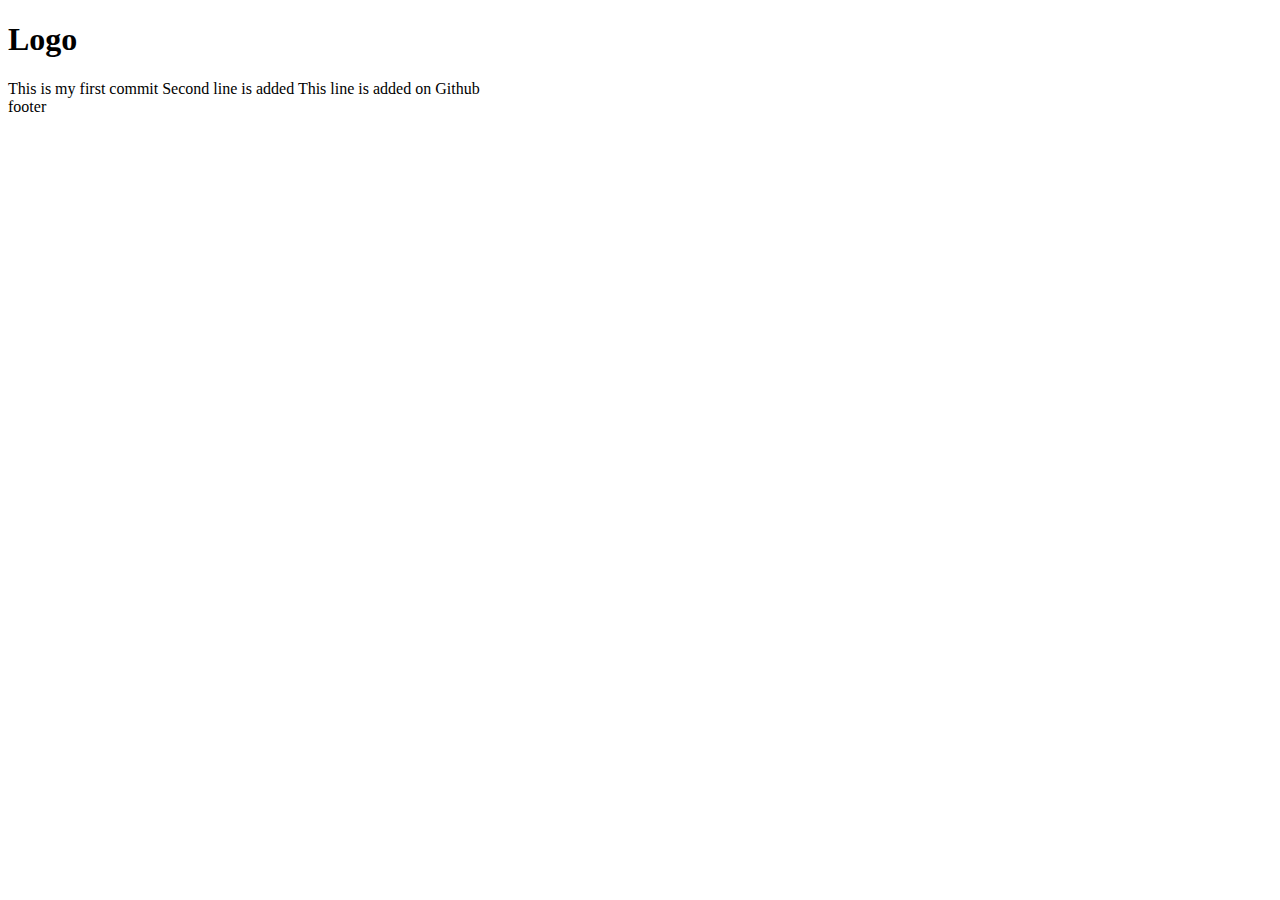
<file: index.html>
<!DOCTYPE html>
<html lang="en">
<head>
    <meta charset="UTF-8">
    <meta name="viewport" content="width" initial-scale=1.0">
    <title>Document</title>
</head>
<body>

  <div class="header">
      <h1>Logo</h1>
  </div>
   
    This is my first commit

    Second line is added
                                                            
    This line is added on Github

    <div class="footer footer2">
        footer
    </div>
    
</body>
</html>
</file>
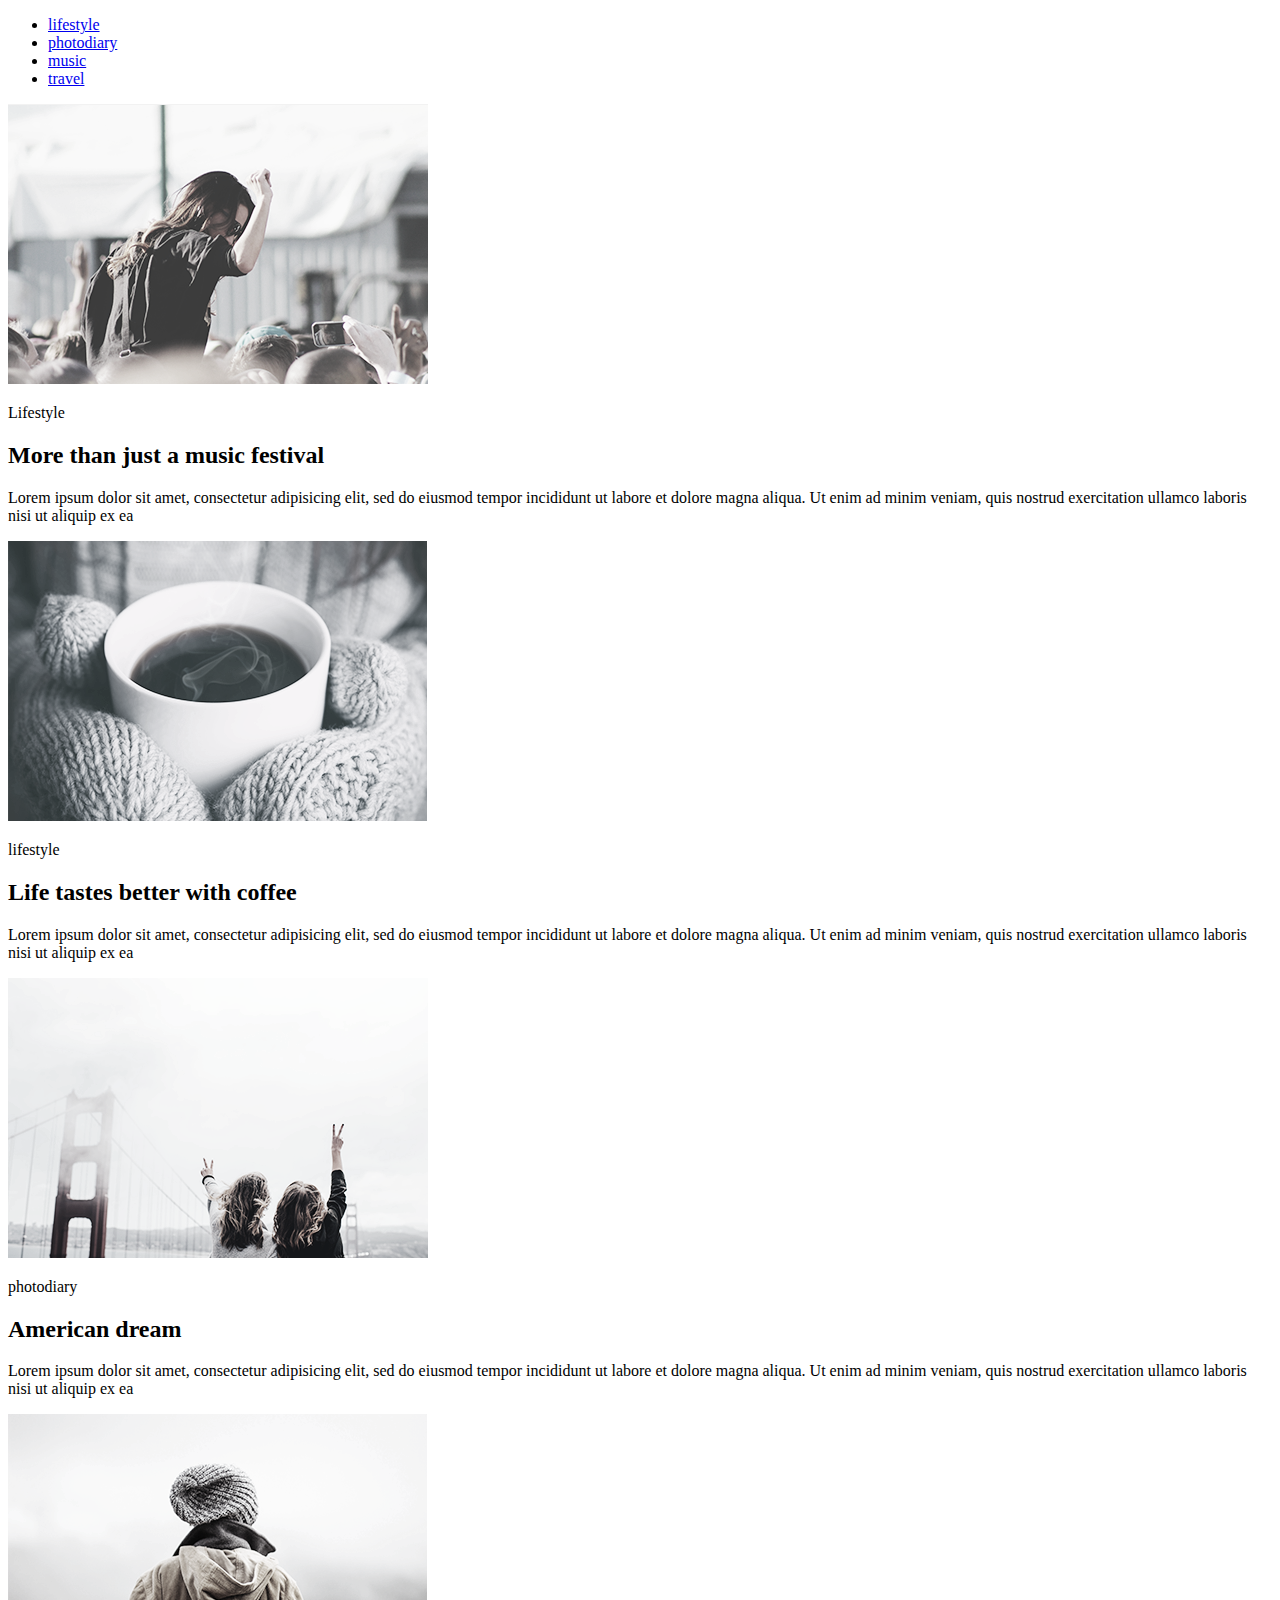
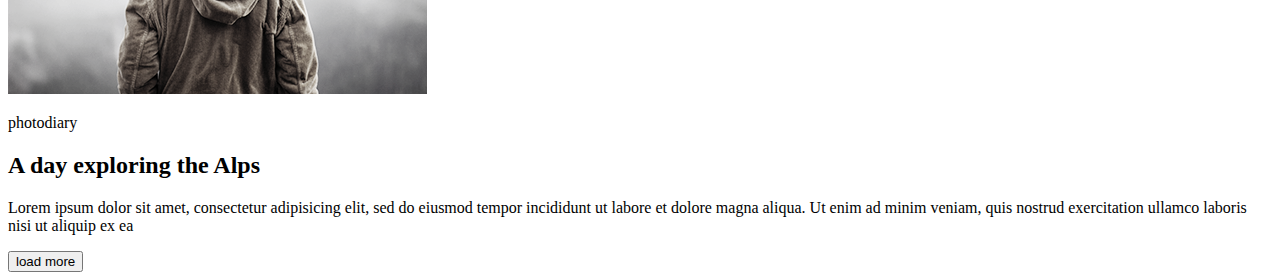
<file: 1_hw/index.html>
<!DOCTYPE html>
<html lang="en">
<head>
    <meta charset="UTF-8">
    <meta name="viewport" content="width=device-width, initial-scale=1.0">
    <title>Document</title>
</head>
<body>
    <header>
        <ul>
            <li><a href="#">lifestyle</a></li>
            <li><a href="#">photodiary</a></li>
            <li><a href="#">music</a></li>
            <li><a href="#">travel</a></li>
        </ul>
    </header>

    <img src="../1_hw/img/1img.png" alt="Lifestyle">

    <p>Lifestyle</p>

    <h2>More than just a music festival </h2>

    <p>Lorem ipsum dolor sit amet, consectetur adipisicing elit, sed do eiusmod tempor incididunt ut labore et dolore magna aliqua. Ut enim ad minim veniam, quis nostrud exercitation ullamco laboris nisi ut aliquip ex ea</p>
    
    <img src="../1_hw/img/2img.png" alt="lifestyle">

    <p>lifestyle</p>

    <h2>Life tastes better with coffee</h2>

    <p>Lorem ipsum dolor sit amet, consectetur adipisicing elit, sed do eiusmod tempor incididunt ut labore et dolore magna aliqua. Ut enim ad minim veniam, quis nostrud exercitation ullamco laboris nisi ut aliquip ex ea</p>
    

    <img src="../1_hw/img/3img.png" alt="photodiary">

    <p>photodiary</p>

    <h2>American dream</h2>

    <p>Lorem ipsum dolor sit amet, consectetur adipisicing elit, sed do eiusmod tempor incididunt ut labore et dolore magna aliqua. Ut enim ad minim veniam, quis nostrud exercitation ullamco laboris nisi ut aliquip ex ea</p>

    <img src="../1_hw/img/4img.png" alt="photodiary">

    <p>photodiary</p>

    <h2>A day exploring the Alps</h2>

    <p>Lorem ipsum dolor sit amet, consectetur adipisicing elit, sed do eiusmod tempor incididunt ut labore et dolore magna aliqua. Ut enim ad minim veniam, quis nostrud exercitation ullamco laboris nisi ut aliquip ex ea</p>
 
    <form action="load more">
        <button type="submit">load more</button>
    </form>   
    
</body>
</html>
</file>
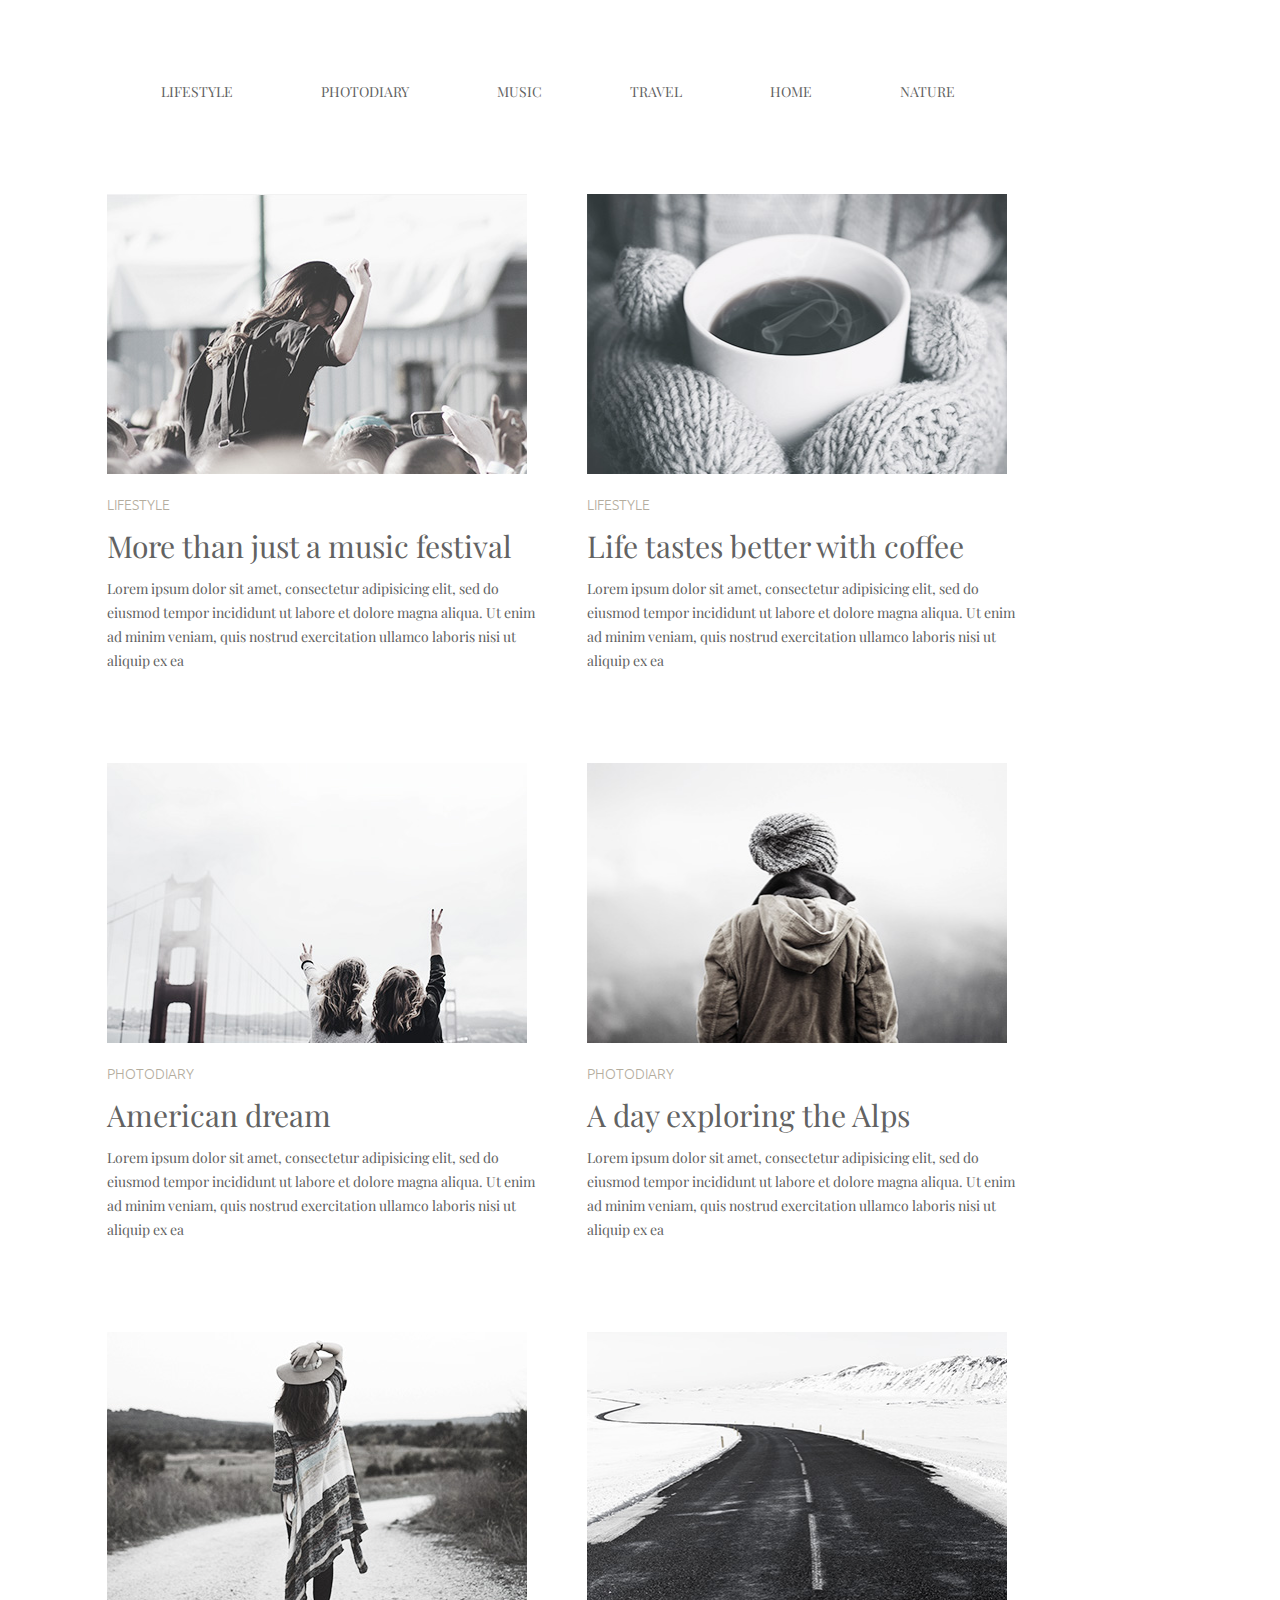
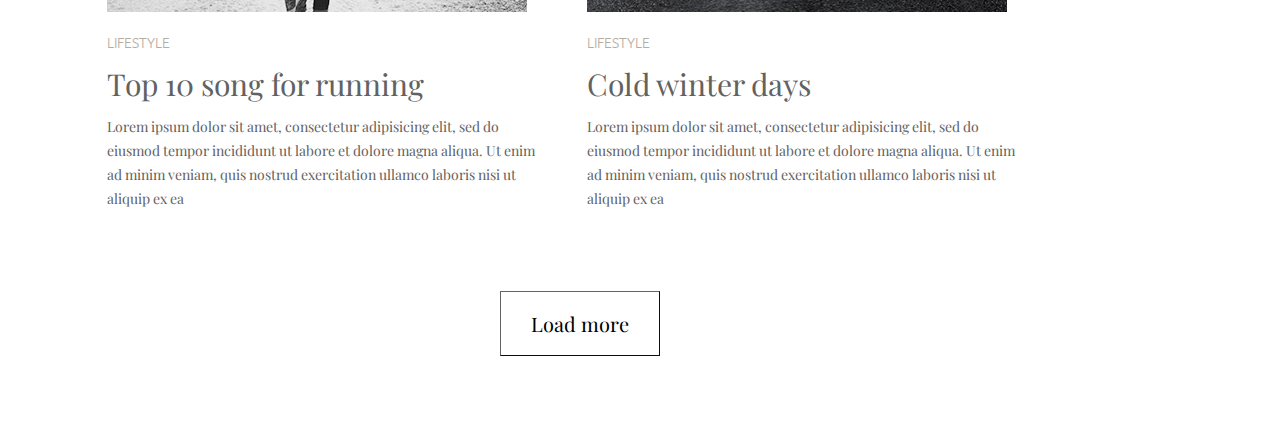
<file: 3_hw/index.html>
<!DOCTYPE html>

<html lang="en">

  <head>
    <meta charset="UTF-8">
    <meta name="viewport" content="width=device-width, initial-scale=1.0">
    <title>Home work 3</title>
    <link rel="stylesheet" href="./css/normalize.css">
    <link href="https://fonts.googleapis.com/css2?family=Playfair+Display:wght@400;400i;600;700&display=swap" rel="stylesheet">
    <link href="https://fonts.googleapis.com/css2?family=Ubuntu:wght@300;400;700&display=swap" rel="stylesheet">
    <link rel="stylesheet" href="./css/style.css">
  </head>
  <body>
     <h1 class="visually-hidden">lifestyle-list</h1>
     <header class="page-header">
        <nav class="main-nav">
          <ul class="main-nav-menu">
              <li class="main-menu-item">
                <a  class="color-overlay" href="#">lifestyle</a>
              </li>
              <li class="main-menu-item">
                <a href="#">photodiary</a>
              </li>
              <li class="main-menu-item">
                <a href="#">music</a>
              </li>
              <li class="main-menu-item">
                <a href="#">travel</a>
              </li>
              <li class="main-menu-item">
                <a href="#">home</a>
              </li>
              <li class="main-menu-item">
                <a href="#">nature</a>
              </li>
          </ul>
        </nav>
     </header>

     <main class="main">
       <article class="content">
         <h2 class="visually-hidden">6 images</h2>
         <img src="img/1img.jpg" alt="Lifestyle" width="420" height="280">
         <p class="text-img">Lifestyle</p>
         <h3 class="main-text">More than just a music festival </h3>
         <p class="text">Lorem ipsum dolor sit amet, consectetur adipisicing elit, sed do eiusmod tempor incididunt ut labore et dolore magna aliqua. Ut enim ad minim veniam, quis nostrud exercitation ullamco laboris nisi ut aliquip ex ea</p>
       </article>
       <article class="content">
         <img src="img/2img.jpg" alt="lifestyle" width="420" height="280">
         <p class="text-img">lifestyle</p>
         <h3 class="main-text">Life tastes better with coffee</h3>
         <p class="text">Lorem ipsum dolor sit amet, consectetur adipisicing elit, sed do eiusmod tempor incididunt ut labore et dolore magna aliqua. Ut enim ad minim veniam, quis nostrud exercitation ullamco laboris nisi ut aliquip ex ea</p>
        </article>
        <article class="content">
          <img src="img/3img.jpg" alt="photodiary" width="420" height="280">
          <p class="text-img">photodiary</p>
          <h3 class="main-text">American dream</h3>
          <p class="text">Lorem ipsum dolor sit amet, consectetur adipisicing elit, sed do eiusmod tempor incididunt ut labore et dolore magna aliqua. Ut enim ad minim veniam, quis nostrud exercitation ullamco laboris nisi ut aliquip ex ea</p>
        </article>
        <article class="content">
          <img src="img/4img.jpg" alt="photodiary" width="420" height="280">
          <p class="text-img">photodiary</p>
          <h3 class="main-text">A day exploring the Alps</h3>
          <p class="text">Lorem ipsum dolor sit amet, consectetur adipisicing elit, sed do eiusmod tempor incididunt ut labore et dolore magna aliqua. Ut enim ad minim veniam, quis nostrud exercitation ullamco laboris nisi ut aliquip ex ea</p>
        </article>
        <article class="content">
          <img src="img/5img.jpg" alt="lifestyle" width="420" height="280">
          <p class="text-img">lifestyle</p>
          <h3 class="main-text">Top 10 song for running</h3>
          <p class="text">Lorem ipsum dolor sit amet, consectetur adipisicing elit, sed do eiusmod tempor incididunt ut labore et dolore magna aliqua. Ut enim ad minim veniam, quis nostrud exercitation ullamco laboris nisi ut aliquip ex ea</p> 
        </article>
        <article class="content">
          <img src="img/6img.jpg" alt="lifestyle" width="420" height="280">
          <p class="text-img">lifestyle</p>
          <h3 class="main-text">Cold winter days</h3>
          <p class="text">Lorem ipsum dolor sit amet, consectetur adipisicing elit, sed do eiusmod tempor incididunt ut labore et dolore magna aliqua. Ut enim ad minim veniam, quis nostrud exercitation ullamco laboris nisi ut aliquip ex ea </p>
        </article>
     </main>

     <footer class="footer">
       <form  class="button-text" action="load more">
       <button class="button-position" type="submit">Load more</button>
       </form>   
     </footer>
   </body>
</html>
</file>
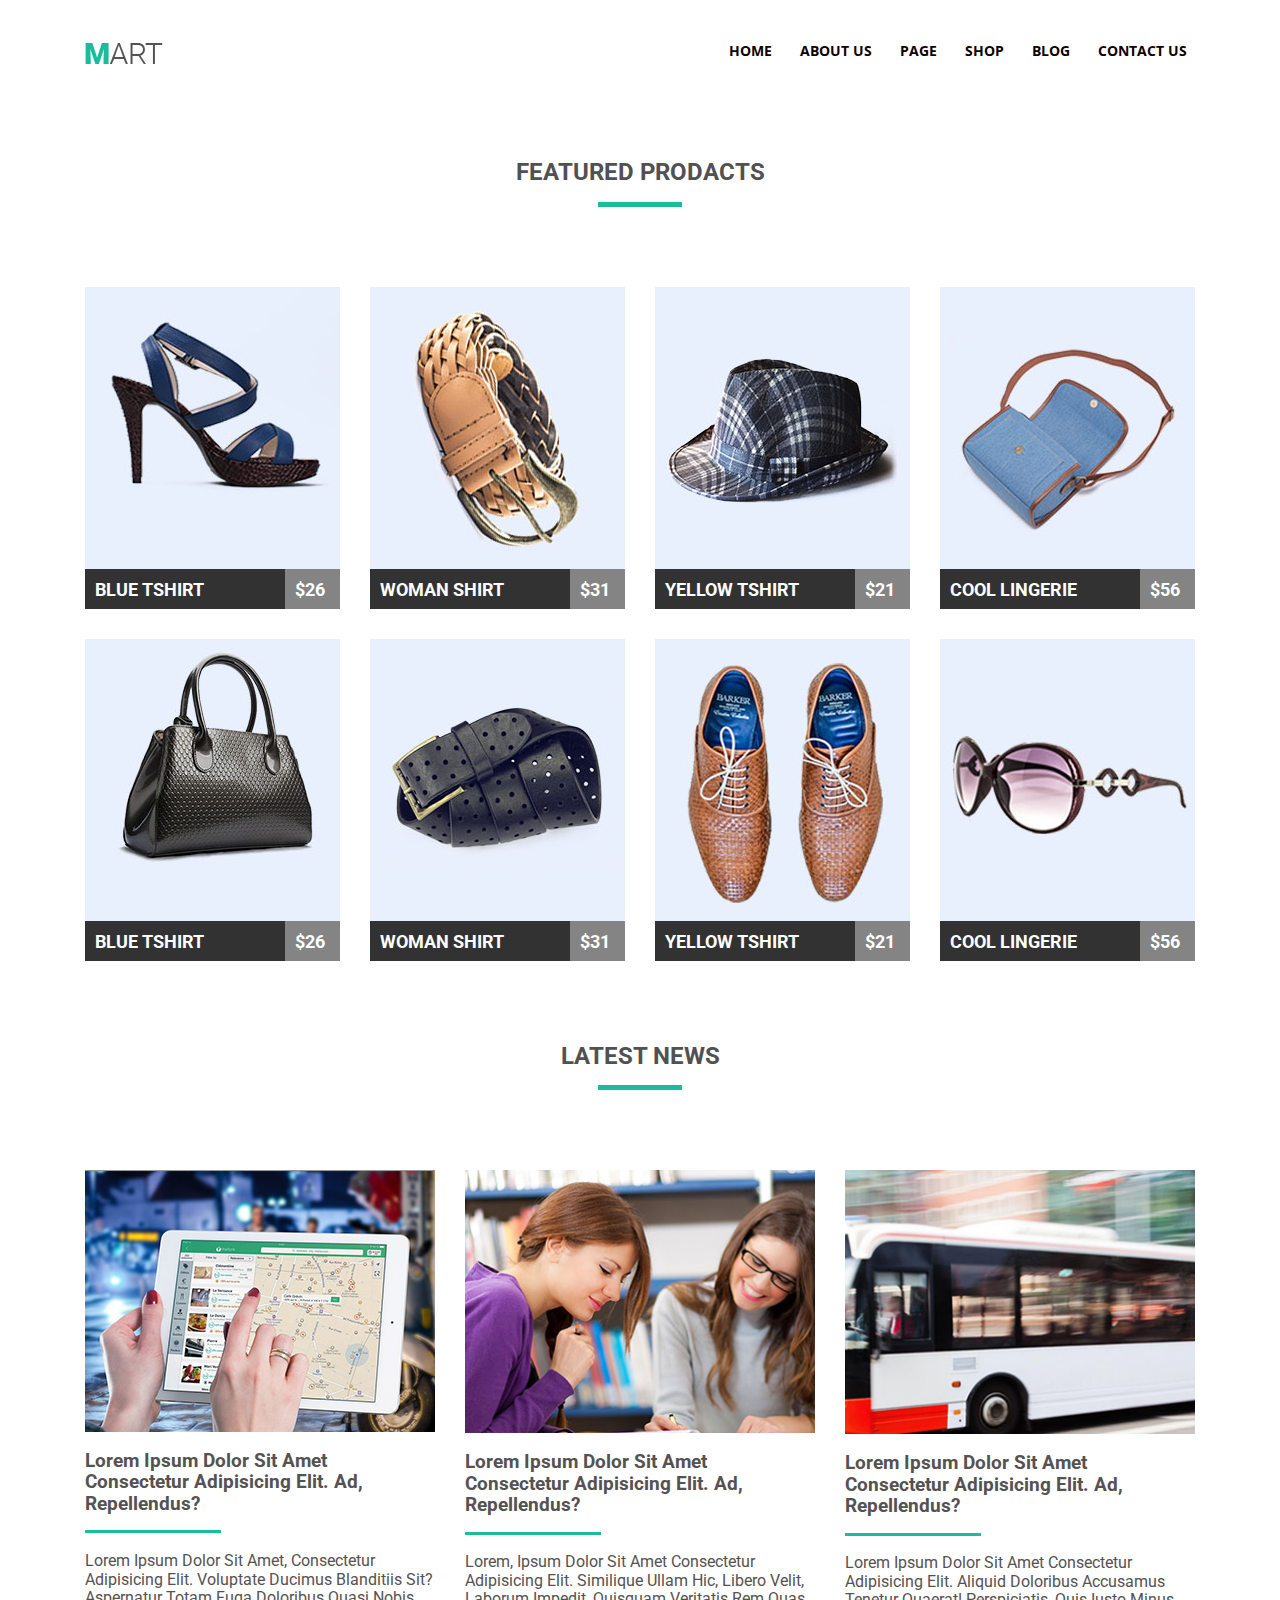
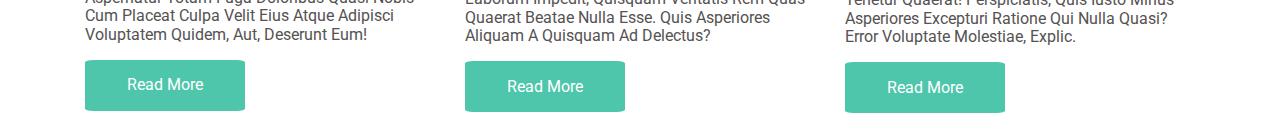
<file: 4_hw/index.html>
<!DOCTYPE html>
<html lang="en">
<head>
    <meta charset="UTF-8">
    <meta name="viewport" content="width=device-width, initial-scale=1.0">
    <title>Home work 4</title>
    <link rel="stylesheet" href="./css/normalize.css">
    <link href="https://fonts.googleapis.com/css2?family=Roboto:wght@300;400;700&display=swap" rel="stylesheet">
    <link href="https://fonts.googleapis.com/css2?family=Open+Sans:wght@400;700&family=Roboto:wght@300;400;700&display=swap" rel="stylesheet">
    <link rel="stylesheet" href="./css/style.css">
</head>
<body>
    <header class="main-header container">
        <nav class="page-nav">
            <a href="#" class="site-logo">
                <img src="./img/logo.png" alt="mart" class="logo-position">
            </a>
          <ul class="site-navigation clearfix">
            <li class="list-item"><a href="#">home</a></li>
            <li class="list-item"><a href="#">about us</a></li>
            <li class="list-item"><a href="#">page</a></li>
            <li class="list-item"><a href="#">shop</a></li>
            <li class="list-item"><a href="#">blog</a></li>
            <li class="list-item"><a href="#">contact us</a></li>
          </ul>
        </nav>
    </header>
    <main class="container main-content">
        <section class="galery">
            <h2 class="heading">featured prodacts</h2>
            <ul class="galery-list clearfix">
              <li class="galery-list-item">
                <a class="galery-list-inf" href="#">
                    <img src="./img/1_galery.jpg" alt="sandals with heels" width="255" height="322">
                    <span class="galery-caption">blue tshirt</span>
                    <span class="galery-price">$26</span>
                </a>
              </li>
              <li class="galery-list-item">
                <a class="galery-list-inf" href="#">
                  <img src="./img/2_galery.jpg" alt="man belt" width="255" height="322">
                  <span class="galery-caption">woman shirt</span>
                  <span class="galery-price">$31</span>
                </a>
              </li>
              <li class="galery-list-item">
                <a class="galery-list-inf" href="#">
                  <img src="./img/3_galery.jpg" alt="a hat" width="255" height="322">
                  <span class="galery-caption">yellow tshirt</span>
                  <span class="galery-price">$21</span>
                </a>
              </li>        
              <li class="galery-list-item">
                <a class="galery-list-inf" href="#"> 
                  <img src="./img/4_galery.jpg" alt="a women clutch" width="255" height="322">
                  <span class="galery-caption">cool lingerie</span>
                  <span class="galery-price">$56</span>
                </a>
              </li>        
              <li class="galery-list-item">
                <a class="galery-list-inf" href="#">   
                  <img src="./img/5_galery.jpg" alt="a bag" width="255" height="322">
                  <span class="galery-caption">blue  tshirt</span>
                  <span class="galery-price">$26</span>
                </a>
              </li> 
              <li class="galery-list-item">
                <a class="galery-list-inf" href="#"> 
                  <img src="./img/6_galery.jpg" alt="woman belt" width="255" height="322">
                  <span class="galery-caption">woman shirt</span>
                  <span class="galery-price">$31</span>
                </a>
              </li>
              <li class="galery-list-item">
                <a class="galery-list-inf" href="#">
                  <img src="./img/7_galery.jpg" alt="male shoes" width="255" height="322">
                  <span class="galery-caption">yellow tshirt</span>
                  <span class="galery-price">$21 </span>
                </a>
              </li>
              <li class="galery-list-item">
                <a class="galery-list-inf" href="#">
                    <img src="./img/8_galery.jpg" alt="glasses for woman" width="255" height="322">
                    <span class="galery-caption">cool lingerie</span>
                    <span class="galery-price">$56</span>
                </a>
              </li>
            </ul>
        </section>
        <section class="content">
            <h2 class="heading">latest news</h2>
            <ul class="galery-list clearfix">
                <li class="content-list-item">
                    <img src="./img/1_article.jpg" alt="read" width="350" height="260">
                    <h3 class="heading-content-list">Lorem ipsum dolor sit amet consectetur adipisicing elit. Ad, repellendus?</h3>
                    <p class="text">Lorem ipsum dolor sit amet, consectetur adipisicing elit. Voluptate ducimus blanditiis sit? Aspernatur totam fuga doloribus quasi nobis cum placeat culpa velit eius atque adipisci voluptatem quidem, aut, deserunt eum!</p>
                    <button class="action" type="submit">Read More</button>
                </li>
                <li class="content-list-item">
                    <img src="./img/2_article.jpg" alt="library" width="350" height="260">
                    <h3 class="heading-content-list">Lorem ipsum dolor sit amet consectetur adipisicing elit. Ad, repellendus?</h3>
                    <p class="text">Lorem, ipsum dolor sit amet consectetur adipisicing elit. Similique ullam hic, libero velit, laborum impedit, quisquam veritatis rem quas quaerat beatae nulla esse. Quis asperiores aliquam a quisquam ad delectus?</p>
                    <button class="action" type="submit">Read More</button>
                </li>
                <li class="content-list-item">
                    <img src="./img/3_article.jpg" alt="white bus" width="350" height="260">
                    <h3 class="heading-content-list">Lorem ipsum dolor sit amet consectetur adipisicing elit. Ad, repellendus?</h3>
                    <p class="text">Lorem ipsum dolor sit amet consectetur adipisicing elit. Aliquid doloribus accusamus tenetur quaerat! Perspiciatis, quis iusto minus asperiores excepturi ratione qui nulla quasi? Error voluptate molestiae, explic.</p>
                    <button class="action" type="submit">Read More</button>
                </li>
            </ul>
        </section>
    </main>
    
</body>
</html>
</file>
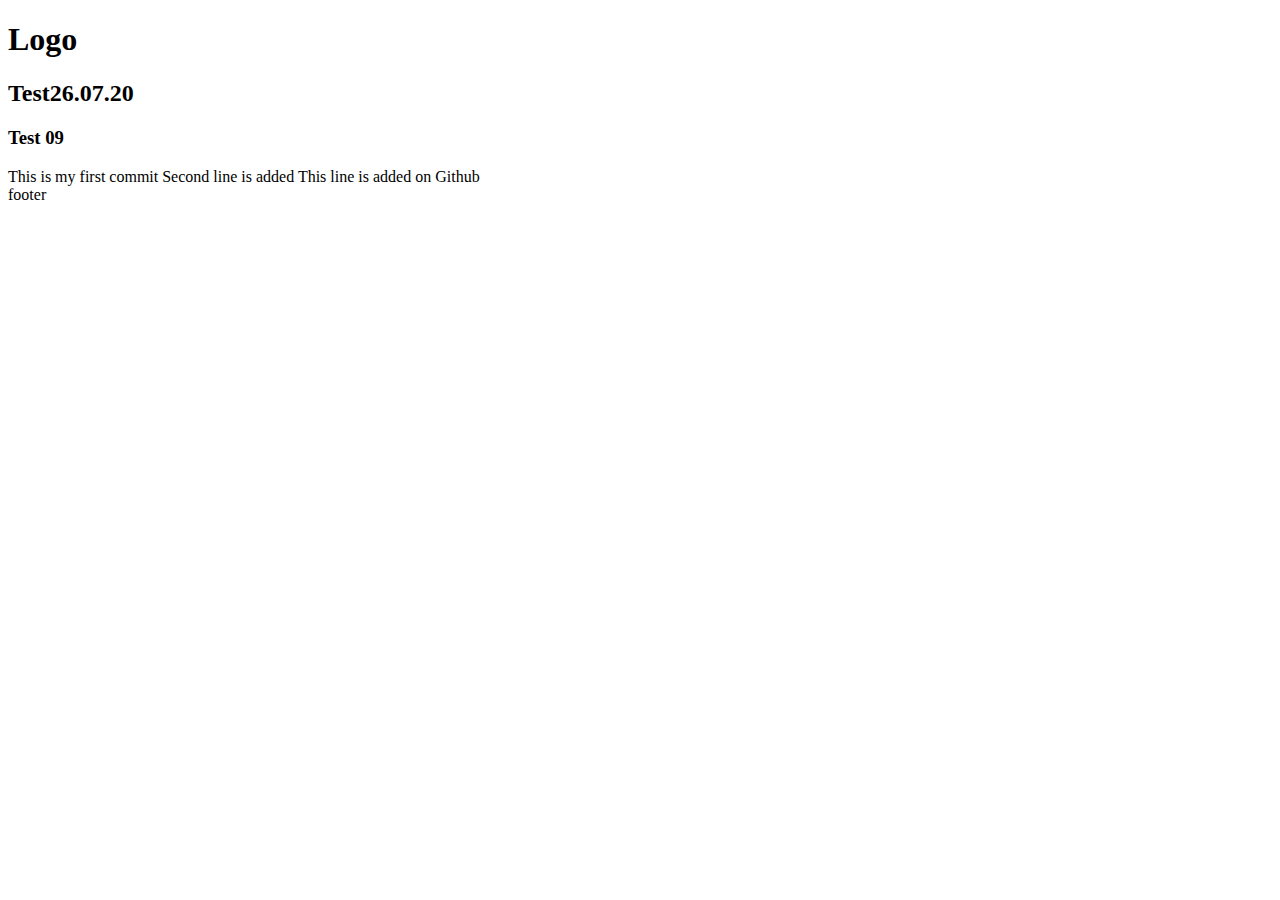
<file: test/index.html>
<!DOCTYPE html>
<html lang="en">
<head>
    <meta charset="UTF-8">
    <meta name="viewport" content="width" initial-scale=1.0">
    <title>Document</title>
</head>
<body>

  <div class="header">
      <h1>Logo</h1>
      <h2>Test26.07.20</h2>
      <h3>Test 09</h3>
  </div>
   
    This is my first commit

    Second line is added
                                                            
    This line is added on Github

    <div class="footer footer2">
        footer
    </div>
    
</body>
</html>
</file>
<file: 3_hw/css/style.css>
body {
    font-family: 'Playfair Display', Arial, sans-serif;
    color: #626262;
    font-size: 14px;
    line-height: 24px;
}

.page-header {
    max-width: 960px;
    margin-left: 100px; 

}

.main-nav {
    /*width: 1000px;*/
    margin: auto;
}

.main-nav-menu {
    text-transform: uppercase;
    margin: auto;
    text-align: center;
    /*margin-left: 150px;
    margin-right: 150px;
    text-align: center;*/
}

.main-menu-item {
    display: inline-block;
    padding-top: 80px;
    padding-bottom: 80px;
    margin-right: 85px;
}

.main-menu-item a {
    list-style: none;
    color: #626262;
    line-height: 24px;
    font-weight: 400;
    text-decoration: none;
}

.color-overlay:hover{
    color: #03a9f4;
}

.main {
    max-width: 960px;
    margin-left: 100px;
}

.content {
    display: inline-block;
    max-width: 470px;
    padding: 10px 0px 50px 7px;
    border: 10px 10px 10px 10px;
    /*max-height: 480px;*/
}

.text-img {
    margin-top: 15px;
    margin-bottom: 15px;
    color: #b4ad9e;
    font-size: 14 px;
    font-family: 'Ubuntu', Arial, sans-serif;
    font-weight: 300;
    text-transform: uppercase;
    text-decoration: none;
    line-height: 17px;
}

.main-text {
    margin-top: 13px;
    margin-bottom: 13px;
    font-size: 30px;
    font-weight: 400;
    line-height: 36px;
}

.text {
    margin: 10px 35px 30px 0px;
}

.footer {
    max-width: 960px;
    padding: 0px 100px 70px 100px;
}

.button-position {
    margin: 0px 0px 0px 400px;  
    border-color: #626262;
    border-width: 1px;
    padding: 20px 30px;
    background: #ffffff;
}

.button-text {
    margin: auto;
    font-size: 20px;
    line-height: 30px;
    font-weight: 300;    
}

.visually-hidden {
    position: absolute;
    clip: rect(0 0 0 0);
    width: 1px;
    height: 1px;
    margin: -1px;
    …
  }
</file>
<file: 4_hw/css/style.css>
html {
    box-sizing: border-box;
    text-transform: capitalize;
}

*, *::before, *::after {
    box-sizing: inherit; 
}

body {
    font-family: 'Roboto', sans-serif;
    color: #555252;
}

img {
    display: block;
    max-width: 100%;
    height: auto;
}

.clearfix::after {
    display: table;
    content:'';
    clear:both;
}

.container {
    width: 1110px;
    margin: 0 auto;
}

.page-nav {
    padding: 43px 0;
}

.site-logo {
    display: inline-block;
    vertical-align: middle;
}

.site-navigation {
    float:right;
    width: 466px;
    margin: 0;
    margin-bottom: 1px;
    padding: 0;
    font-family: 'Open Sans', sans-serif;
    font-size: 14px;
    list-style: none; 
}

.site-navigation li {
    float: left;
}

.site-navigation li:not(:last-child) {
    margin-right: 28px;
}

.site-navigation a {
    color: #0f0101;
    font-weight: 700;
    text-transform: uppercase;  
    text-decoration: none;
    line-height: 11px; 
}

.list-item {
    list-style: none; 
}

.site-navigation a:hover,
.site-navigation a:focus {
    color: #1abc9c;
}

h2 {
    color: #515151;
    text-transform: uppercase;
    text-align: center;
    font-weight: 700; 
    font-size: 48 px;
    line-height: 32 px;
}

.heading {
    padding-top: 52px;
    margin: 0;
}

h2::after {
    display: block;
    width: 84px;
    height: 5px;
    background-color: #1abc9c;
    content: '';
    margin: 15px auto 0;
}

.galery-list {
    list-style: none;
    margin: 0;
    padding-top: 80px;
    padding-right: 0;
    padding-bottom: 0;
    padding-left: 0;
}

.galery-list-item:hover,
.galery-list-item:focus {
    background-color: #1abc9c;
}

.galery-list-inf { 
    cursor: pointer;
    margin: 0 auto;
    box-sizing: border-box;
}

.galery-list-item {
    width: 255px;
    height: 322px;
    background-color: #323232;
    box-sizing: border-box;
    float: left;
    margin-right: 30px; 
    margin-bottom: 30px;
}

.galery-list-item:nth-child(4n) {
    margin-right: 0; 
} 

.galery-caption {
    float: left;
    width: 200px;
    height: 40px;
    padding: 5px 40px 5px 10px;
}

.galery-price {
    float: right;
    width: 55px;
    height: 40px;
    padding: 5px 10px;
    background-color: rgba(255, 255, 255, 0.4);
}

span {
    color: #ffffff;
    text-transform: uppercase;
    font-size: 18px;
    line-height: 32px;
    font-weight: 700;
}

.content-list-item {
    max-width: 350px;
    height: 500px;
    box-sizing: border-box;
    float: left;
    margin-right: 30px;
}

.text p{
    display: block;
    max-width: 355px;
}

.content-list-item:last-child {
    margin-right: 0; 
}

h3::after {
    display: block;
    width: 136px;
    height: 3px;
    background-color: #1abc9c;
    content: '';
    margin: 15px 0;
}

.action {
    display: block;
    padding: 0px;
    border-radius: 5%;
    border: none;
    border-color: #4ec6ab;
    width: 160px;
    height: 51px;
    background-color: #4ec6ab;
    color: #ffffff;
}
</file>
